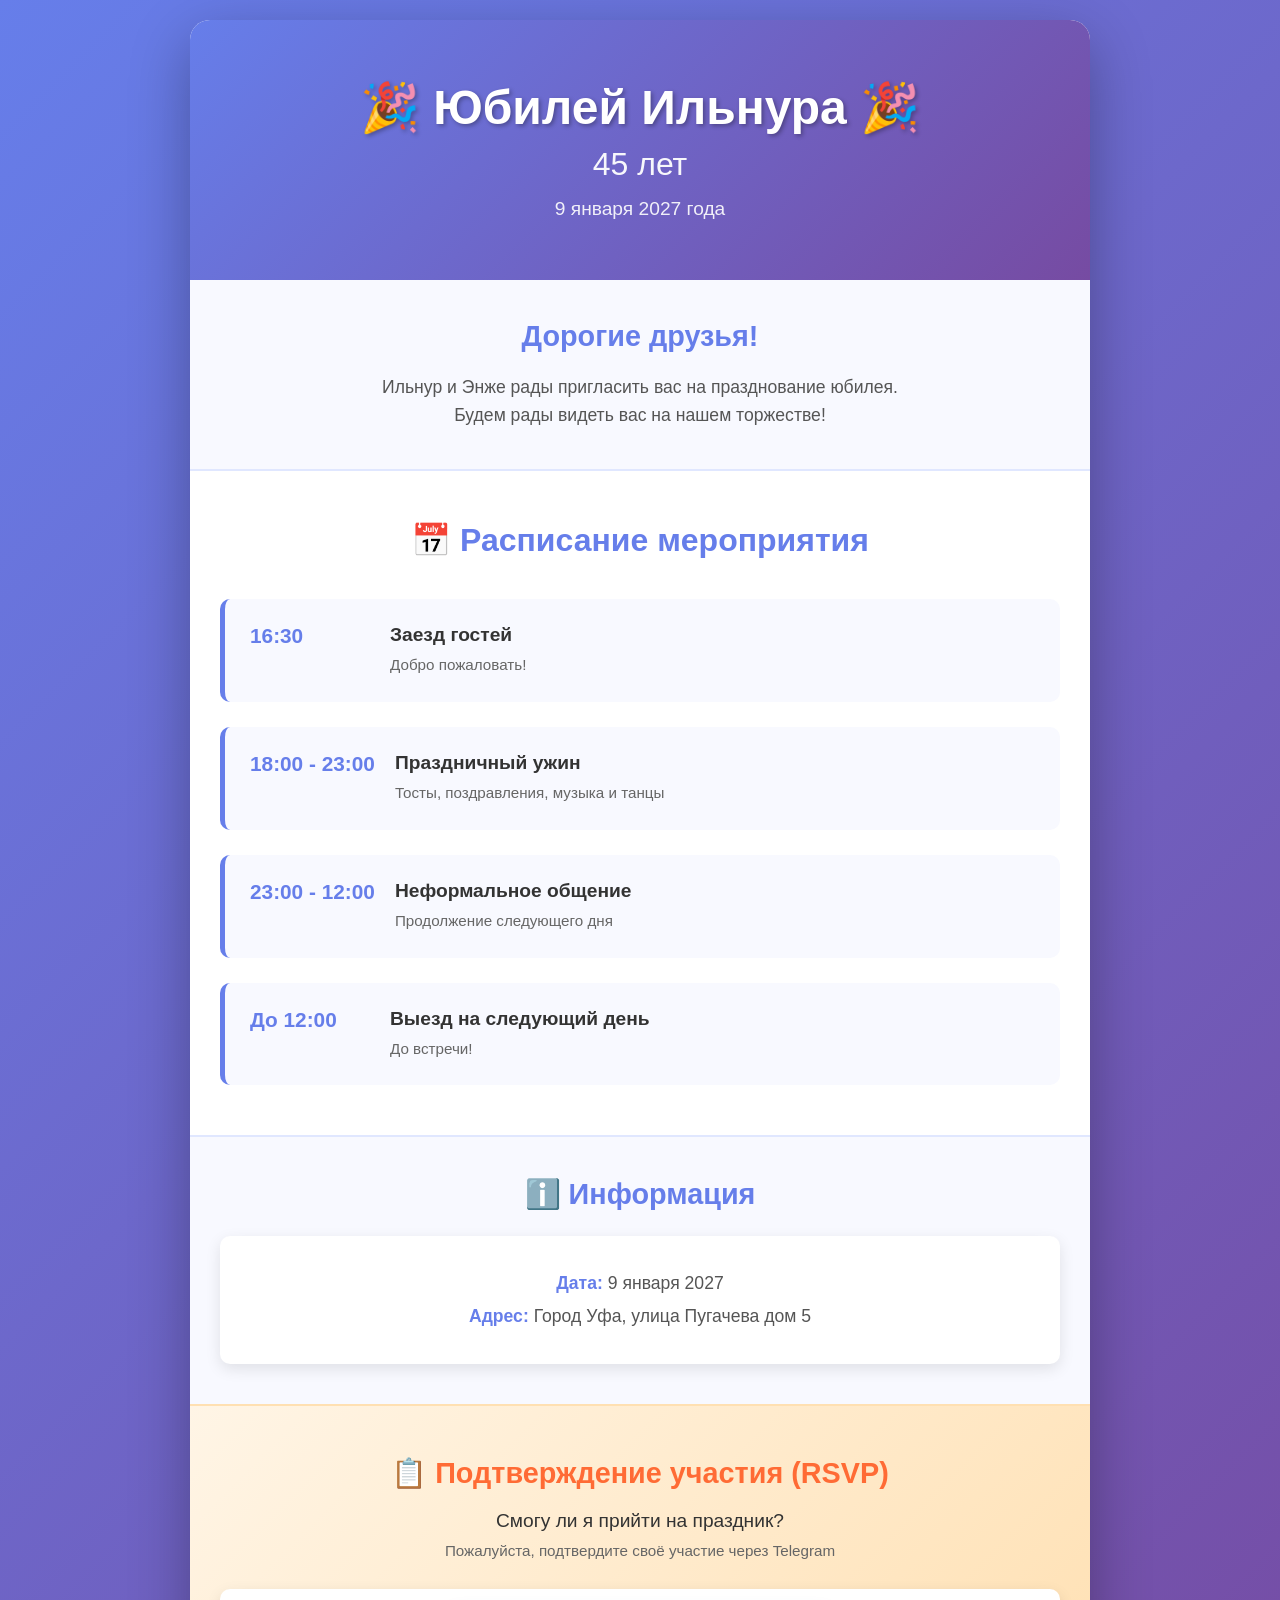
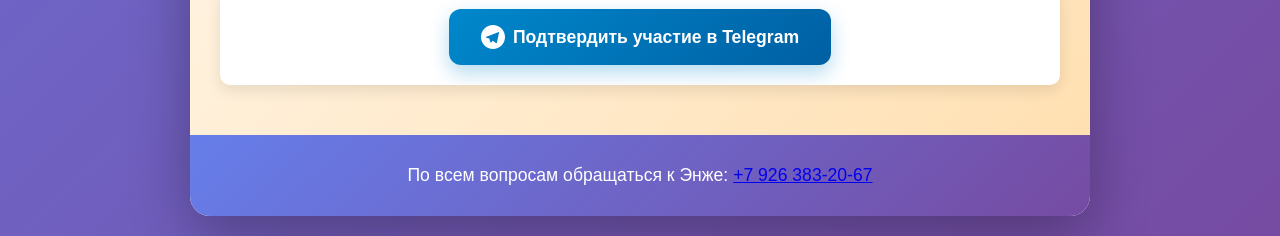
<file: index.html>
<!DOCTYPE html>
<html lang="ru">
<head>
    <meta charset="UTF-8">
    <meta name="viewport" content="width=device-width, initial-scale=1.0">
    <title>Юбилей Ильнура - 45 лет</title>
    <link rel="stylesheet" href="style.css">
</head>
<body>
    <div class="container">
        <header class="header">
            <h1 class="title">🎉 Юбилей Ильнура 🎉</h1>
            <p class="subtitle">45 лет</p>
            <p class="date">9 января 2027 года</p>
        </header>

        <section class="welcome">
            <h2>Дорогие друзья!</h2>
            <p>
                Ильнур и Энже рады пригласить вас на празднование юбилея.<br>
                Будем рады видеть вас на нашем торжестве!
            </p>
        </section>

        <section class="schedule">
            <h2>📅 Расписание мероприятия</h2>
            <div class="schedule-items">
                <div class="schedule-item">
                    <div class="time">16:30</div>
                    <div class="event">
                        <h3>Заезд гостей</h3>
                        <p>Добро пожаловать!</p>
                    </div>
                </div>

                <div class="schedule-item">
                    <div class="time">18:00 - 23:00</div>
                    <div class="event">
                        <h3>Праздничный ужин</h3>
                        <p>Тосты, поздравления, музыка и танцы</p>
                    </div>
                </div>

                <div class="schedule-item">
                    <div class="time">23:00 - 12:00</div>
                    <div class="event">
                        <h3>Неформальное общение</h3>
                        <p>Продолжение следующего дня</p>
                    </div>
                </div>

                <div class="schedule-item">
                    <div class="time">До 12:00</div>
                    <div class="event">
                        <h3>Выезд на следующий день</h3>
                        <p>До встречи!</p>
                    </div>
                </div>
            </div>
        </section>

        <section class="info">
            <h2>ℹ️ Информация</h2>
            <div class="info-box">
                <p><strong>Дата:</strong> 9 января 2027</p>
                <p><strong>Адрес:</strong> Город Уфа, улица Пугачева дом 5</p>
            </div>
        </section>

        <section class="poll">
            <h2>📋 Подтверждение участия (RSVP)</h2>
            <p class="poll-question">Смогу ли я прийти на праздник?</p>
            <p class="poll-description">Пожалуйста, подтвердите своё участие через Telegram</p>
            <div class="form-container">
                <a href="https://t.me/ilnur_45_bot?start=confirm" class="telegram-button">
                    <svg width="24" height="24" viewBox="0 0 24 24" fill="currentColor" style="display: inline-block; margin-right: 8px; vertical-align: middle;">
                        <path d="M12 0C5.373 0 0 5.373 0 12s5.373 12 12 12 12-5.373 12-12S18.627 0 12 0zm5.894 8.221l-1.97 9.28c-.145.658-.537.818-1.084.508l-3-2.21-1.446 1.394c-.16.16-.295.295-.605.295-.402 0-.328-.148-.46-.52l-1.04-3.41-2.99-.924c-.648-.204-.657-.648.136-.968l11.7-4.514c.532-.246 1.017.128.844.953z"/>
                    </svg>
                    Подтвердить участие в Telegram
                </a>
            </div>
        </section>

        <footer class="footer">
            <p>По всем вопросам обращаться к Энже: <a href="tel:+79263832067">+7 926 383-20-67</a></p>
        </footer>
    </div>
</body>
</html>
</file>
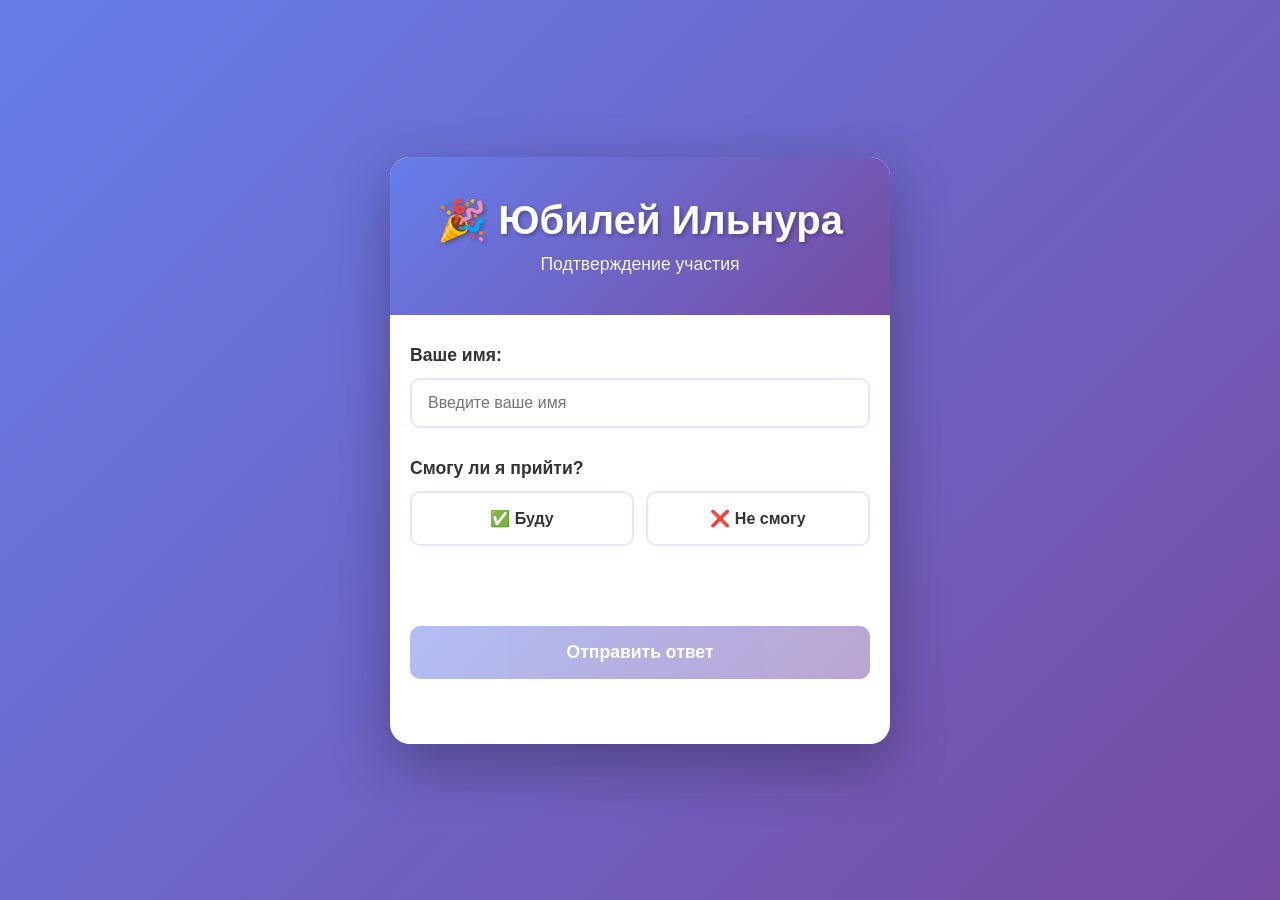
<file: webapp.html>
<!DOCTYPE html>
<html lang="ru">
<head>
    <meta charset="UTF-8">
    <meta name="viewport" content="width=device-width, initial-scale=1.0">
    <title>Подтверждение участия - Юбилей Ильнура</title>
    <link rel="stylesheet" href="webapp.css">
    <script src="https://telegram.org/js/telegram-web-app.js"></script>
</head>
<body>
    <div class="webapp-container">
        <div class="header">
            <h1>🎉 Юбилей Ильнура</h1>
            <p>Подтверждение участия</p>
        </div>

        <div class="content">
            <div class="form-group">
                <label for="name">Ваше имя:</label>
                <input 
                    type="text" 
                    id="name" 
                    placeholder="Введите ваше имя"
                    maxlength="50"
                />
            </div>

            <div class="form-group">
                <label>Смогу ли я прийти?</label>
                <div class="button-group">
                    <button id="yes-btn" class="choice-btn yes-btn" data-answer="Буду">
                        ✅ Буду
                    </button>
                    <button id="no-btn" class="choice-btn no-btn" data-answer="Не смогу">
                        ❌ Не смогу
                    </button>
                </div>
            </div>

            <div id="selected-answer" class="selected-answer"></div>

            <button id="submit-btn" class="submit-btn" disabled>
                Отправить ответ
            </button>

            <div id="message" class="message"></div>
        </div>
    </div>

    <script src="webapp.js"></script>
</body>
</html>
</file>
<file: style.css>
* {
    margin: 0;
    padding: 0;
    box-sizing: border-box;
}

body {
    font-family: 'Segoe UI', Tahoma, Geneva, Verdana, sans-serif;
    background: linear-gradient(135deg, #667eea 0%, #764ba2 100%);
    min-height: 100vh;
    padding: 20px;
    color: #333;
}

.container {
    max-width: 900px;
    margin: 0 auto;
    background: white;
    border-radius: 20px;
    box-shadow: 0 20px 60px rgba(0, 0, 0, 0.3);
    overflow: hidden;
}

/* Header */
.header {
    background: linear-gradient(135deg, #667eea 0%, #764ba2 100%);
    color: white;
    padding: 60px 20px;
    text-align: center;
}

.title {
    font-size: 3em;
    margin-bottom: 10px;
    font-weight: bold;
    text-shadow: 2px 2px 4px rgba(0, 0, 0, 0.3);
}

.subtitle {
    font-size: 2em;
    margin-bottom: 15px;
    opacity: 0.95;
}

.date {
    font-size: 1.2em;
    opacity: 0.9;
}

/* Welcome Section */
.welcome {
    padding: 40px 30px;
    background: #f8f9ff;
    text-align: center;
    border-bottom: 2px solid #e0e7ff;
}

.welcome h2 {
    color: #667eea;
    font-size: 1.8em;
    margin-bottom: 20px;
}

.welcome p {
    font-size: 1.1em;
    line-height: 1.6;
    color: #555;
}

/* Schedule Section */
.schedule {
    padding: 50px 30px;
}

.schedule h2 {
    text-align: center;
    color: #667eea;
    font-size: 2em;
    margin-bottom: 40px;
}

.schedule-items {
    display: grid;
    gap: 25px;
}

.schedule-item {
    display: flex;
    gap: 20px;
    padding: 25px;
    background: #f8f9ff;
    border-left: 5px solid #667eea;
    border-radius: 10px;
    transition: transform 0.3s ease, box-shadow 0.3s ease;
}

.schedule-item:hover {
    transform: translateX(10px);
    box-shadow: 0 10px 25px rgba(102, 126, 234, 0.2);
}

.time {
    font-size: 1.3em;
    font-weight: bold;
    color: #667eea;
    min-width: 120px;
    white-space: nowrap;
}

.event h3 {
    color: #333;
    margin-bottom: 8px;
    font-size: 1.2em;
}

.event p {
    color: #666;
    font-size: 0.95em;
    line-height: 1.5;
}

/* Info Section */
.info {
    padding: 40px 30px;
    background: #f8f9ff;
    border-top: 2px solid #e0e7ff;
}

.info h2 {
    text-align: center;
    color: #667eea;
    font-size: 1.8em;
    margin-bottom: 25px;
}

.info-box {
    background: white;
    padding: 25px;
    border-radius: 10px;
    box-shadow: 0 5px 15px rgba(0, 0, 0, 0.1);
    text-align: center;
}

.info-box p {
    font-size: 1.1em;
    margin: 12px 0;
    color: #555;
}

.info-box strong {
    color: #667eea;
}

/* Poll Section */
.poll {
    padding: 50px 30px;
    background: linear-gradient(135deg, #fff5e6 0%, #ffe0b2 100%);
    border-top: 2px solid #ffe0b2;
}

.poll h2 {
    text-align: center;
    color: #ff6b35;
    font-size: 1.8em;
    margin-bottom: 20px;
}

.poll-question {
    text-align: center;
    font-size: 1.2em;
    color: #333;
    margin-bottom: 10px;
    font-weight: 500;
}

.poll-description {
    text-align: center;
    font-size: 0.95em;
    color: #666;
    margin-bottom: 30px;
}

/* Form Container */
.form-container {
    width: 100%;
    max-width: 100%;
    margin: 0 auto;
    background: white;
    border-radius: 10px;
    box-shadow: 0 5px 15px rgba(0, 0, 0, 0.1);
    overflow: hidden;
    text-align: center;
    padding: 20px;
}

.form-container iframe {
    display: block;
    width: 100%;
    border: none;
    border-radius: 10px;
}

/* Telegram Button */
.telegram-button {
    display: inline-flex;
    align-items: center;
    justify-content: center;
    background: linear-gradient(135deg, #0088cc 0%, #005fa3 100%);
    color: white;
    padding: 16px 32px;
    border-radius: 12px;
    text-decoration: none;
    font-size: 1.1em;
    font-weight: 600;
    transition: all 0.3s ease;
    box-shadow: 0 8px 20px rgba(0, 136, 204, 0.3);
    cursor: pointer;
    border: none;
    min-width: 280px;
}

.telegram-button:hover {
    transform: translateY(-2px);
    box-shadow: 0 12px 28px rgba(0, 136, 204, 0.4);
    background: linear-gradient(135deg, #0099dd 0%, #0066b3 100%);
}

.telegram-button:active {
    transform: translateY(0);
    box-shadow: 0 4px 12px rgba(0, 136, 204, 0.3);
}

/* Footer */
.footer {
    background: linear-gradient(135deg, #667eea 0%, #764ba2 100%);
    color: white;
    text-align: center;
    padding: 30px 20px;
    font-size: 1.1em;
}

/* Responsive Design */
@media (max-width: 768px) {
    .title {
        font-size: 2em;
    }

    .subtitle {
        font-size: 1.5em;
    }

    .schedule h2,
    .welcome h2,
    .info h2,
    .poll h2 {
        font-size: 1.5em;
    }

    .schedule-item {
        flex-direction: column;
        gap: 10px;
    }

    .time {
        min-width: auto;
    }

    .header {
        padding: 40px 20px;
    }

    .form-container iframe {
        min-height: 600px;
    }

    .telegram-button {
        min-width: 100%;
        max-width: 400px;
    }
}

@media (max-width: 480px) {
    .title {
        font-size: 1.5em;
    }

    .subtitle {
        font-size: 1.2em;
    }

    .welcome p,
    .info-box p {
        font-size: 0.95em;
    }

    .schedule {
        padding: 30px 15px;
    }

    .schedule-item {
        padding: 15px;
        border-left-width: 3px;
    }

    .poll {
        padding: 30px 15px;
    }

    .poll-question {
        font-size: 1em;
    }

    .poll-description {
        font-size: 0.9em;
    }

    .form-container iframe {
        min-height: 700px;
    }

    .telegram-button {
        font-size: 1em;
        padding: 14px 24px;
        min-width: 100%;
    }
}
</file>
<file: webapp.css>
* {
    margin: 0;
    padding: 0;
    box-sizing: border-box;
}

html, body {
    width: 100%;
    height: 100%;
    font-family: -apple-system, BlinkMacSystemFont, 'Segoe UI', Roboto, Oxygen, Ubuntu, Cantarell, sans-serif;
}

body {
    background: linear-gradient(135deg, #667eea 0%, #764ba2 100%);
    display: flex;
    align-items: center;
    justify-content: center;
    min-height: 100vh;
    padding: 10px;
}

.webapp-container {
    width: 100%;
    max-width: 500px;
    background: white;
    border-radius: 20px;
    box-shadow: 0 20px 60px rgba(0, 0, 0, 0.3);
    overflow: hidden;
    display: flex;
    flex-direction: column;
}

/* Header */
.header {
    background: linear-gradient(135deg, #667eea 0%, #764ba2 100%);
    color: white;
    padding: 40px 20px;
    text-align: center;
}

.header h1 {
    font-size: 2.5em;
    margin-bottom: 10px;
    text-shadow: 2px 2px 4px rgba(0, 0, 0, 0.3);
}

.header p {
    font-size: 1.1em;
    opacity: 0.95;
}

/* Content */
.content {
    padding: 30px 20px;
    flex: 1;
    display: flex;
    flex-direction: column;
}

/* Form Group */
.form-group {
    margin-bottom: 30px;
}

.form-group label {
    display: block;
    font-size: 1.1em;
    font-weight: 600;
    color: #333;
    margin-bottom: 12px;
}

/* Input */
#name {
    width: 100%;
    padding: 14px 16px;
    font-size: 1em;
    border: 2px solid #e0e7ff;
    border-radius: 10px;
    transition: all 0.3s ease;
    font-family: inherit;
}

#name:focus {
    outline: none;
    border-color: #667eea;
    box-shadow: 0 0 0 3px rgba(102, 126, 234, 0.1);
}

/* Button Group */
.button-group {
    display: grid;
    grid-template-columns: 1fr 1fr;
    gap: 12px;
}

.choice-btn {
    padding: 16px 20px;
    font-size: 1em;
    font-weight: 600;
    border: 2px solid #e0e7ff;
    border-radius: 10px;
    cursor: pointer;
    transition: all 0.3s ease;
    background: white;
    color: #333;
}

.choice-btn:hover {
    transform: translateY(-2px);
    box-shadow: 0 5px 15px rgba(0, 0, 0, 0.1);
}

.yes-btn.active {
    background: linear-gradient(135deg, #28a745 0%, #20c997 100%);
    color: white;
    border-color: #28a745;
    box-shadow: 0 8px 20px rgba(40, 167, 69, 0.3);
}

.no-btn.active {
    background: linear-gradient(135deg, #dc3545 0%, #fd7e14 100%);
    color: white;
    border-color: #dc3545;
    box-shadow: 0 8px 20px rgba(220, 53, 69, 0.3);
}

/* Selected Answer */
.selected-answer {
    min-height: 30px;
    margin-bottom: 20px;
    text-align: center;
    font-size: 1em;
    color: #667eea;
    font-weight: 600;
}

/* Submit Button */
.submit-btn {
    padding: 16px 30px;
    font-size: 1.1em;
    font-weight: bold;
    border: none;
    border-radius: 10px;
    cursor: pointer;
    transition: all 0.3s ease;
    background: linear-gradient(135deg, #667eea 0%, #764ba2 100%);
    color: white;
    margin-top: auto;
}

.submit-btn:hover:not(:disabled) {
    transform: translateY(-3px);
    box-shadow: 0 10px 25px rgba(102, 126, 234, 0.4);
}

.submit-btn:disabled {
    opacity: 0.5;
    cursor: not-allowed;
}

/* Message */
.message {
    text-align: center;
    margin-top: 15px;
    font-size: 0.95em;
    min-height: 20px;
}

.message.success {
    color: #28a745;
    font-weight: 600;
}

.message.error {
    color: #dc3545;
    font-weight: 600;
}

/* Responsive */
@media (max-width: 480px) {
    .header h1 {
        font-size: 2em;
    }

    .content {
        padding: 20px 15px;
    }

    .form-group label {
        font-size: 1em;
    }

    .button-group {
        grid-template-columns: 1fr;
    }

    .choice-btn {
        padding: 14px 16px;
        font-size: 0.95em;
    }

    .submit-btn {
        padding: 14px 24px;
        font-size: 1em;
    }
}
</file>
